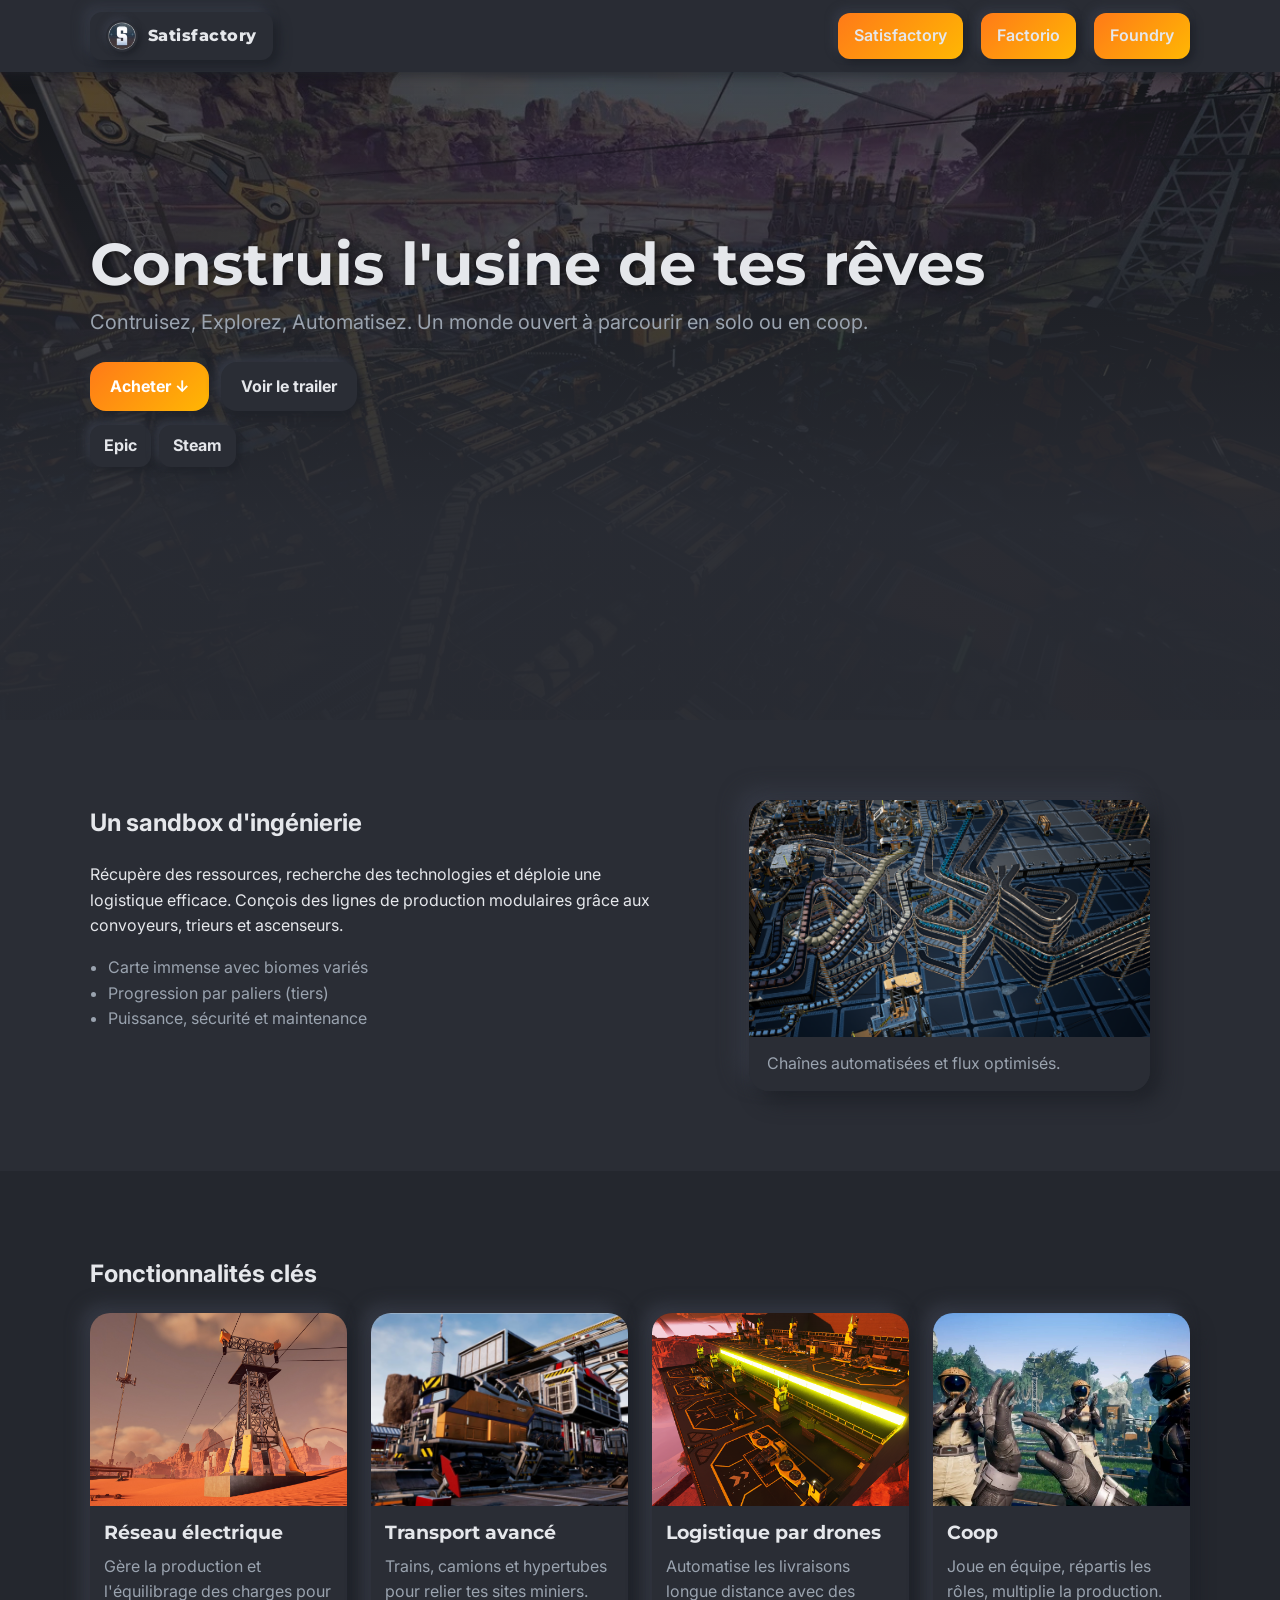
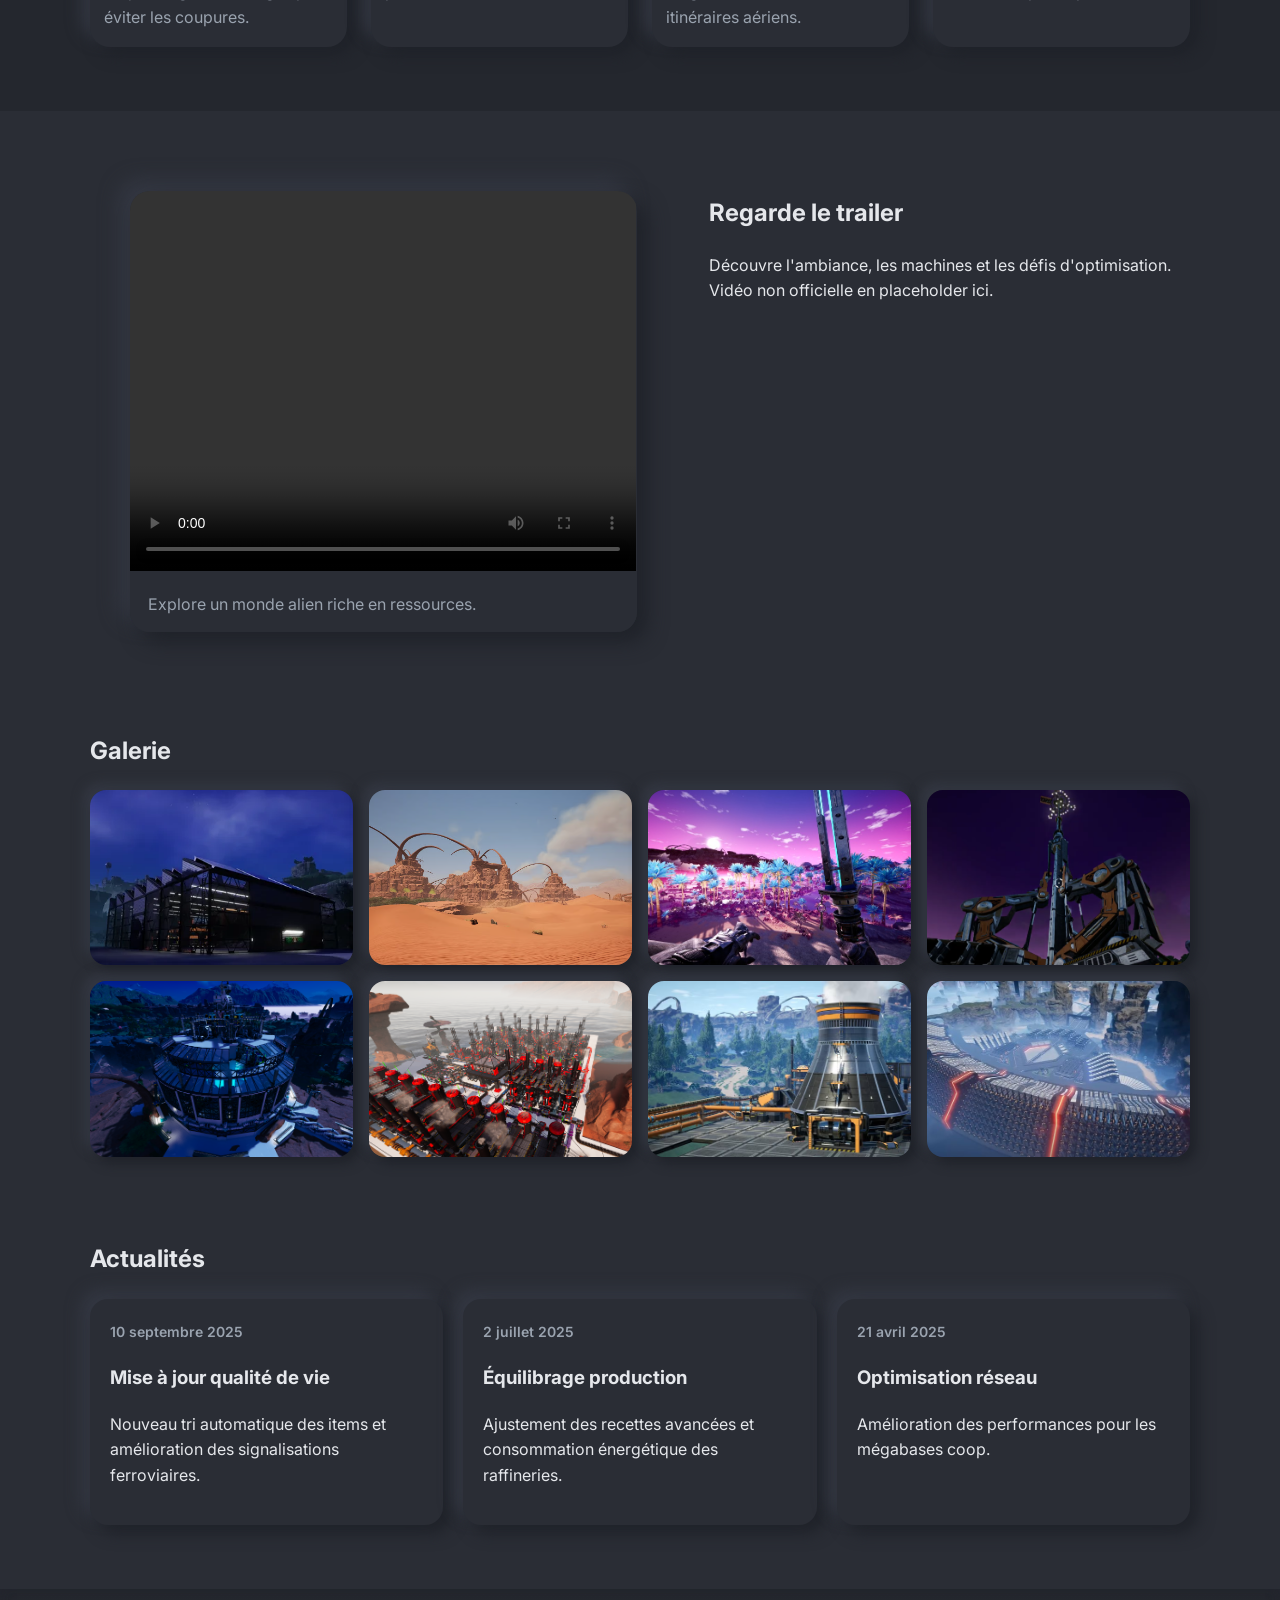
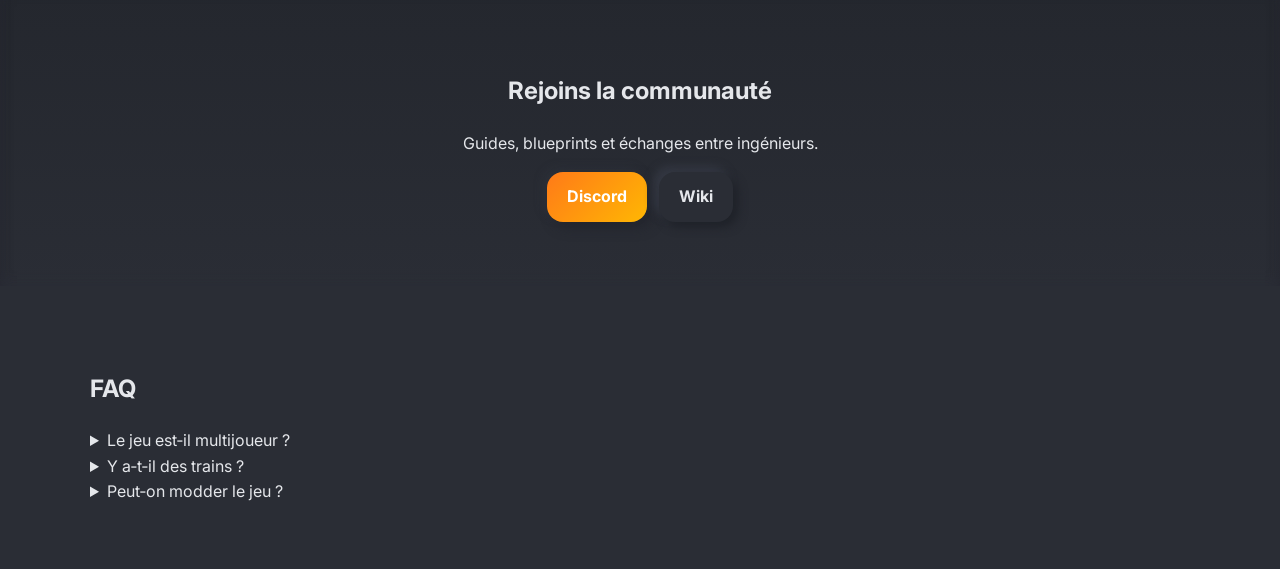
<file: index.html>
<!-- index.html -->
<!doctype html>
<html lang="fr">

<head>
  <meta charset="utf-8" />
  <meta name="viewport" content="width=device-width, initial-scale=1" />
  <title>Satisfactory — Fansite étudiant</title>
  <meta name="description" content="Fansite non officiel de Satisfactory pour un projet scolaire." />
  <link rel="preconnect" href="https://fonts.googleapis.com">
  <link rel="preconnect" href="https://fonts.gstatic.com" crossorigin>
  <link
    href="https://fonts.googleapis.com/css2?family=Montserrat:wght@400;600;800&family=Inter:wght@400;600&display=swap"
    rel="stylesheet">
  <link rel="stylesheet" href="./stylesD.css" />
  <link rel="icon" href="./assets/logo.png" />
</head>

<body>
  <header class="site-header">
    <div class="wrap">
      <a class="logo" href="./assets/logo.png" aria-label="Accueil Satisfactory Fansite">
        <img src="./assets/logo.png" alt="Logo" />
        <span>Satisfactory</span>
      </a>


      <nav class="main-nav" aria-label="Navigation principale">
        <a href="#Satisfactory" class="btn--primary">Satisfactory</a>
        <a href="#Factorio" class="btn--primary">Factorio</a>
        <a href="#Foundry" class="btn--primary">Foundry</a>
      </nav>
    </div>
  </header>


  <main id="contenu">
    <!-- HERO -->
    <section class="hero" role="banner">
      <picture>
        <img src="./assets/Pixel-Sundays-Satisfactory-3.webp" alt="Paysage industriel science‑fiction" />
      </picture>
      <div class="hero__content wrap">
        <h1>Construis l'usine de tes rêves</h1>
        <p>Contruisez, Explorez, Automatisez. Un monde ouvert à parcourir en solo ou en coop.</p>
        <div class="hero__ctas">
          <a class="btn btn--primary" href="#acheter">Acheter ↓</a>
          <a class="btn btn--ghost" href="#trailer">Voir le trailer</a>
        </div>
        <ul class="storebadges" aria-label="Boutiques">
          <li><a href="https://store.epicgames.com/fr/p/satisfactory" aria-label="Epic Games">Epic</a></li>
          <li><a href="https://store.steampowered.com/app/526870/Satisfactory/" aria-label="Steam">Steam</a></li>
        </ul>
      </div>
      <div class="hero__fade"></div>
    </section>


    <!-- LE JEU -->
    <section id="jeu" class="section wrap grid-2">
      <div>
        <h2>Un sandbox d'ingénierie</h2>
        <p>Récupère des ressources, recherche des technologies et déploie une logistique efficace. Conçois des lignes de
          production modulaires grâce aux convoyeurs, trieurs et ascenseurs.</p>
        <ul class="bullets">
          <li>Carte immense avec biomes variés</li>
          <li>Progression par paliers (tiers)</li>
          <li>Puissance, sécurité et maintenance</li>
        </ul>
      </div>
      <figure class="media-card">
        <img src="./assets/conveyor.png" alt="Convoyeurs et machines" />
        <figcaption>Chaînes automatisées et flux optimisés.</figcaption>
      </figure>
    </section>


    <!-- FEATURES -->
    <section id="features" class="section section--alt">
      <div class="wrap">
        <h2>Fonctionnalités clés</h2>
        <div class="features">
          <article class="feature">
            <img src="./assets/power tower.jpg" alt="Réseau électrique" />
            <h3>Réseau électrique</h3>
            <p>Gère la production et l'équilibrage des charges pour éviter les coupures.</p>
          </article>
          <article class="feature">
            <img src="./assets/trains.png" alt="Trains" />
            <h3>Transport avancé</h3>
            <p>Trains, camions et hypertubes pour relier tes sites miniers.</p>
          </article>
          <article class="feature">
            <img src="./assets/drone port.png" alt="Drones" />
            <h3>Logistique par drones</h3>
            <p>Automatise les livraisons longue distance avec des itinéraires aériens.</p>
          </article>
          <article class="feature">
            <img src="./assets/coop.webp" alt="Coop" />
            <h3>Coop</h3>
            <p>Joue en équipe, répartis les rôles, multiplie la production.</p>
          </article>
        </div>
      </div>
    </section>


    <!-- TRAILER / MEDIA -->
    <section id="trailer" class="section wrap grid-2">
      <figure class="media-card">
        <video width="506" height="380" controls>
          <source src="./assets/trailer.mp4" type="video/mp4">
          Your browser does not support the video tag.
        </video>
        <figcaption>Explore un monde alien riche en ressources.</figcaption>
      </figure>
      <div>
        <h2>Regarde le trailer</h2>
        <p>Découvre l'ambiance, les machines et les défis d'optimisation. Vidéo non officielle en placeholder ici.</p>
      </div>
    </section>


    <!-- MEDIAS -->
    <section class="medias" class="section section--alt">
      <div class="wrap">
        <h2>Galerie</h2>
        <div class="gallery">
          <img src="./assets/night base.png" alt="Usine de nuit" />
          <img src="./assets/desert.avif" alt="Biome désert" />
          <img src="./assets/Rocky-Desert-Biome-1.jpg" alt="Cascade alien" />
          <img src="./assets/space elevator.webp" alt="Ascenseur spatial" />
          <img src="./assets/factory2.png" alt="Assemblage" />
          <img src="./assets/raffinerie.png" alt="Raffinerie" />
          <img src="./assets/nuclearg-cropped.avif" alt="Centrale Nuke" />
          <img src="./assets/power plant.jpg" alt="barrage " />
        </div>
      </div>
    </section>


    <!-- ACTUS -->
    <section id="actu" class="section wrap">
      <h2>Actualités</h2>
      <div class="news">
        <article class="news-item">
          <time datetime="2025-09-10">10 septembre 2025</time>
          <h3>Mise à jour qualité de vie</h3>
          <p>Nouveau tri automatique des items et amélioration des signalisations ferroviaires.</p>
        </article>
        <article class="news-item">
          <time datetime="2025-07-02">2 juillet 2025</time>
          <h3>Équilibrage production</h3>
          <p>Ajustement des recettes avancées et consommation énergétique des raffineries.</p>
        </article>
        <article class="news-item">
          <time datetime="2025-04-21">21 avril 2025</time>
          <h3>Optimisation réseau</h3>
          <p>Amélioration des performances pour les mégabases coop.</p>
        </article>
      </div>
    </section>


    <!-- COMMUNAUTÉ / CTA -->
    <section id="communaute" class="section section--cta">
      <div class="wrap cta">
        <h2>Rejoins la communauté</h2>
        <p>Guides, blueprints et échanges entre ingénieurs.</p>
        <div class="cta__actions">
          <a class="btn btn--primary" href="https://discord.gg/satisfactory">Discord</a>
          <a class="btn btn--ghost" href="https://satisfactory.wiki.gg">Wiki</a>
        </div>
      </div>
    </section>


    <!-- FAQ -->
    <section id="faq" class="section wrap">
      <h2>FAQ</h2>
      <details>
        <summary>Le jeu est‑il multijoueur ?</summary>
        <p>Oui. Coop jusqu'à plusieurs joueurs sur le même monde.</p>
      </details>
      <details>
        <summary>Y a‑t‑il des trains ?</summary>
        <p>Oui. Réseau ferroviaire complet avec signaux et gares.</p>
      </details>
      <details>
        <summary>Peut‑on modder le jeu ?</summary>
        <p>Oui. La communauté fournit de nombreux mods et outils.</p>
      </details>
    </section>


</html>
</file>
<file: stylesD.css>
/* ---------- styles.css - Neumorphism Dark Version---------- */

:root {
    --bg: #2a2d35;
    --bg-alt: #24272e;
    --card: #2a2d35;
    --text: #e5e7eb;
    --muted: #9aa3af;
    --primary: #ff7a18;
    --primary-2: #ffb703;
    --accent: #3366cc;
    
    /* Dark shadows */
    --shadow-light: #353944;
    --shadow-dark: #1f2229;
}

*, *::before, *::after {
    box-sizing: border-box;
}

html,
body {
    scroll-behavior: smooth;
    height: 100%
}

body {
    margin: 0;
    font-family: Inter, system-ui, -apple-system, Segoe UI, Roboto, Helvetica, Arial, "Apple Color Emoji", "Segoe UI Emoji";
    color: var(--text);
    background: var(--bg);
    line-height: 1.6;
}

img {
    max-width: 100%;
    display: block;
}

.wrap {
    width: min(1100px, 92%);
    margin-inline: auto;
}

.section {
    padding: 64px 0;
}

.section--alt {
    background: var(--bg-alt);
}

.grid-2 {
    display: grid;
    grid-template-columns: 1fr;
    gap: 32px;
}

@media (min-width: 450px) {
    .grid-2 {
        grid-template-columns: 1.1fr .9fr
    }
}


/* Header */
.site-header {
    position: sticky;
    top: 0;
    z-index: 10;
    background: rgba(42, 45, 53, 0.95);
    backdrop-filter: blur(12px);
    border-bottom: none;
    box-shadow: 
        0 4px 12px rgba(31, 34, 41, 0.6),
        0 -2px 8px rgba(53, 57, 68, 0.3);
}

.site-header .wrap {
    display: flex;
    align-items: center;
    justify-content: space-between;
    padding: 12px 0;
}

.logo {
    display: flex;
    align-items: center;
    gap: .6rem;
    text-decoration: none;
    color: var(--text);
    font-weight: 800;
    font-family: Montserrat, Inter, sans-serif;
    letter-spacing: .5px;
    padding: 8px 16px;
    border-radius: 12px;
    background: var(--bg);
    box-shadow: 
        6px 6px 12px var(--shadow-dark),
        -6px -6px 12px var(--shadow-light);
}

.logo img {
    width: 32px;
    height: 32px;
    border-radius: 50%;
    box-shadow: 
        3px 3px 6px var(--shadow-dark),
        -3px -3px 6px var(--shadow-light);
}


.main-nav {
    display: flex;
    gap: 18px;
    align-items: center;
}

.main-nav a {
    color: var(--text);
    text-decoration: none;
    font-weight: 600;
    padding: 10px 16px;
    border-radius: 12px;
    background: linear-gradient(135deg, var(--primary), var(--primary-2));
    box-shadow: 
        4px 4px 8px var(--shadow-dark),
        -4px -4px 8px var(--shadow-light);
    transition: all 0.3s ease;
}

.main-nav a:hover {
    box-shadow: 
        inset 3px 3px 6px var(--shadow-dark),
        inset -3px -3px 6px var(--shadow-light);
}

.btn {
    padding: 12px 20px;
    border-radius: 16px;
    font-weight: 700;
    text-decoration: none;
    border: none;
    transition: all 0.3s ease;
}

.btn--primary {
    background: linear-gradient(135deg, var(--primary), var(--primary-2));
    color: #fff;
    box-shadow: 
        6px 6px 12px rgba(31, 34, 41, 0.6),
        -4px -4px 10px rgba(53, 57, 68, 0.4),
        inset 0 0 0 rgba(255, 255, 255, 0.1);
}

.btn--primary:hover {
    box-shadow: 
        4px 4px 8px rgba(31, 34, 41, 0.6),
        -2px -2px 6px rgba(53, 57, 68, 0.4);
}

.btn--ghost {
    background: var(--bg);
    color: var(--text);
    box-shadow: 
        5px 5px 10px var(--shadow-dark),
        -5px -5px 10px var(--shadow-light);
}

.btn--ghost:hover {
    box-shadow: 
        inset 3px 3px 6px var(--shadow-dark),
        inset -3px -3px 6px var(--shadow-light);
}


/* Mobile nav (no JS) */
.nav-toggle {
    display: none
}

.nav-toggle-label {
    display: none;
    cursor: pointer;
    font-size: 24px;
    padding: 8px 12px;
    border-radius: 12px;
    background: var(--bg);
    box-shadow: 
        4px 4px 8px var(--shadow-dark),
        -4px -4px 8px var(--shadow-light);
}

@media (max-width: 450px) {
    .nav-toggle-label {
        display: block
    }

    .main-nav {
        position: fixed;
        inset: 56px 0 auto 0;
        background: var(--bg);
        border-bottom: none;
        box-shadow: 0 8px 16px rgba(31, 34, 41, 0.8);
        padding: 12px 4%;
        transform: translateY(-120%);
        transition: transform .25s ease;
        flex-wrap: wrap;
        gap: 10px;
    }

    .nav-toggle:checked~.main-nav {
        transform: translateY(0)
    }
}


/* Hero */
.hero {
    position: relative;
    min-height: 72vh;
    display: grid;
}

.hero picture,
.hero img {
    position: absolute;
    inset: 0;
    width: 100%;
    height: 100%;
    object-fit: cover;
    filter: brightness(0.7) contrast(1.1);
}

.hero__fade {
    position: absolute;
    inset: 0;
    background: linear-gradient(180deg, rgba(42, 45, 53, 0.5), rgba(42, 45, 53, 0.95) 70%);
}

.hero__content {
    position: relative;
    z-index: 2;
    padding-top: 18vh;
    padding-bottom: 6vh;
}

.hero h1 {
    font-family: Montserrat, Inter, sans-serif;
    font-size: clamp(28px, 4.6vw, 64px);
    line-height: 1.05;
    margin: 0 0 10px;
    text-shadow: 2px 2px 8px rgba(0, 0, 0, 0.5);
}

.hero p {
    font-size: clamp(16px, 2.4vw, 20px);
    color: var(--muted);
    margin: 0 0 24px;
}

.hero__ctas {
    display: flex;
    gap: 12px;
    margin-bottom: 14px
}

.storebadges {
    display: flex;
    gap: 8px;
    list-style: none;
    padding: 0;
    margin: 10px 0 0
}

.storebadges a {
    display: inline-block;
    padding: 8px 14px;
    background: var(--bg);
    border: none;
    border-radius: 12px;
    font-weight: 700;
    text-decoration: none;
    color: var(--text);
    box-shadow: 
        4px 4px 8px var(--shadow-dark),
        -4px -4px 8px var(--shadow-light);
    transition: all 0.3s ease;
}

.storebadges a:hover {
    box-shadow: 
        inset 3px 3px 6px var(--shadow-dark),
        inset -3px -3px 6px var(--shadow-light);
}


/* Elements communs */
.bullets {
    padding-left: 18px;
    color: var(--muted);
}

.media-card {
    background: var(--card);
    border: none;
    border-radius: 20px;
    overflow: hidden;
    box-shadow: 
        10px 10px 20px var(--shadow-dark),
        -10px -10px 20px var(--shadow-light);
}

.media-card figcaption {
    padding: 14px 18px;
    color: var(--muted);
    background: var(--bg);
}


/* Features */
.features {
    display: grid;
    grid-template-columns: repeat(auto-fit, minmax(220px, 1fr));
    gap: 24px;
    margin-top: 16px
}

.feature {
    background: var(--card);
    border: none;
    border-radius: 20px;
    overflow: hidden;
    box-shadow: 
        8px 8px 16px var(--shadow-dark),
        -8px -8px 16px var(--shadow-light);
    transition: all 0.3s ease;
}

.feature:hover {
    box-shadow: 
        12px 12px 24px var(--shadow-dark),
        -12px -12px 24px var(--shadow-light);
    transform: translateY(-2px);
}

.feature img {
    aspect-ratio: 4/3;
    width: 100%;
    object-fit: cover
}

.feature h3 {
    margin: 12px 14px 0;
    font-family: Montserrat, Inter, sans-serif
}

.feature p {
    margin: 6px 14px 16px;
    color: var(--muted)
}


/* Galerie */
.gallery {
    display: grid;
    grid-template-columns: repeat(auto-fit, minmax(220px, 1fr));
    gap: 16px;
}

.gallery img {
    border-radius: 16px;
    border: none;
    aspect-ratio: 3/2;
    object-fit: cover;
    box-shadow: 
        6px 6px 12px var(--shadow-dark),
        -6px -6px 12px var(--shadow-light);
    transition: all 0.3s ease;
}

.gallery img:hover {
    box-shadow: 
        8px 8px 16px var(--shadow-dark),
        -8px -8px 16px var(--shadow-light);
    transform: scale(1.02);
}

/* News */
.news {
    display: grid;
    grid-template-columns: repeat(auto-fit, minmax(260px, 1fr));
    gap: 20px;
}

.news-item {
    background: var(--card);
    border: none;
    border-radius: 18px;
    padding: 20px;
    box-shadow: 
        8px 8px 16px var(--shadow-dark),
        -8px -8px 16px var(--shadow-light);
    transition: all 0.3s ease;
}

.news-item:hover {
    box-shadow: 
        6px 6px 12px var(--shadow-dark),
        -6px -6px 12px var(--shadow-light);
}

.news-item time {
    color: var(--muted);
    font-size: 14px;
    font-weight: 600;
}


/* CTA */
.section--cta {
    background: linear-gradient(180deg, #24272e 0%, #2a2d35 100%);
    border-block: none;
    box-shadow: 
        inset 0 4px 12px rgba(31, 34, 41, 0.5),
        inset 0 -4px 12px rgba(53, 57, 68, 0.2);
}

.cta {
    text-align: center
}

.cta__actions {
    display: flex;
    gap: 12px;
    justify-content: center;
    margin-top: 12px
}


/* Signup */
.signup {
    display: grid;
    gap: 10px
}

.signup__row {
    display: flex;
    gap: 8px;
}

.signup input {
    flex: 1;
    padding: 12px 16px;
    border-radius: 14px;
    border: none;
    background: var(--bg);
    color: var(--text);
    box-shadow: 
        inset 4px 4px 8px var(--shadow-dark),
        inset -4px -4px 8px var(--shadow-light);
    transition: all 0.3s ease;
}

.signup input:focus {
    outline: none;
    box-shadow: 
        inset 5px 5px 10px var(--shadow-dark),
        inset -5px -5px 10px var(--shadow-light);
}

.signup button {
    white-space: nowrap
}

.legal {
    color: var(--muted);
    font-size: 14px
}


/* Footer */
.site-footer {
    border-top: none;
    background: var(--bg-alt);
    padding: 22px 0;
    box-shadow: 
        inset 0 4px 8px rgba(31, 34, 41, 0.4),
        inset 0 -2px 4px rgba(53, 57, 68, 0.2);
}

.site-footer .wrap {
    display: flex;
    align-items: center;
    justify-content: space-between;
    gap: 16px;
    flex-wrap: wrap
}

.site-footer a {
    color: var(--muted);
    text-decoration: none;
    padding: 6px 12px;
    border-radius: 10px;
    transition: all 0.3s ease;
}

.site-footer a:hover {
    color: var(--text);
    box-shadow: 
        3px 3px 6px var(--shadow-dark),
        -3px -3px 6px var(--shadow-light);
}


/* Accessibilité */
.sr-only {
    position: absolute;
    width: 1px;
    height: 1px;
    padding: 0;
    margin: -1px;
    overflow: hidden;
    clip: rect(0, 0, 0, 0);
    white-space: nowrap;
    border: 0
}

.skip {
    position: absolute;
    left: -9999px;
    top: auto;
    width: 1px;
    height: 1px;
    overflow: hidden
}

.skip:focus {
    left: 8px;
    top: 8px;
    width: auto;
    height: auto;
    background: var(--bg);
    color: var(--text);
    padding: 10px 14px;
    border-radius: 12px;
    box-shadow: 
        6px 6px 12px var(--shadow-dark),
        -6px -6px 12px var(--shadow-light);
}
</file>
